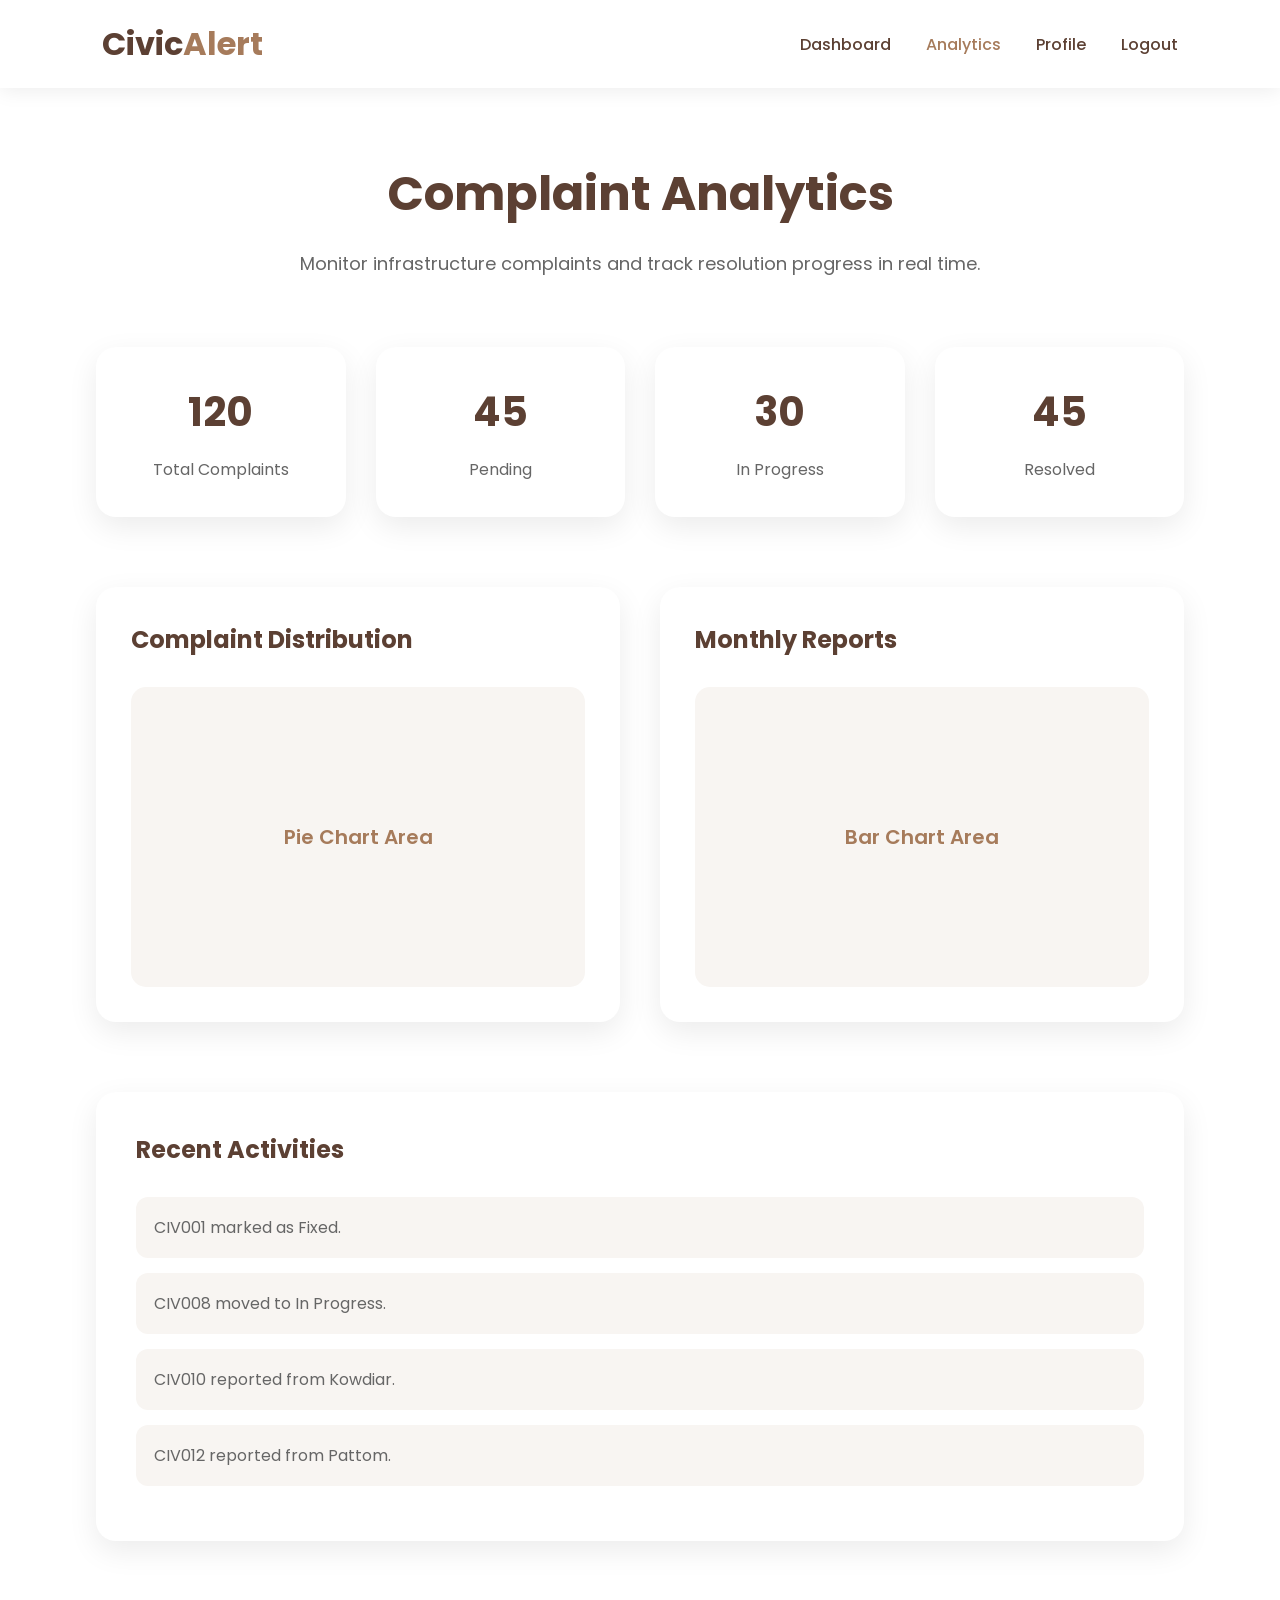
<file: analytics.html>
<!DOCTYPE html>
<html lang="en">
<head>
    <meta charset="UTF-8">
    <meta name="viewport" content="width=device-width, initial-scale=1.0">
    <title>CivicAlert | Analytics</title>

    <link href="https://fonts.googleapis.com/css2?family=Poppins:wght@300;400;500;600;700&display=swap" rel="stylesheet">

    <link rel="stylesheet" href="analytics.css">
</head>
<body>

    <!-- Navbar -->
    <nav class="navbar">

        <div class="logo">
            Civic<span>Alert</span>
        </div>

        <ul class="nav-links">
            <li><a href="dashboard.html">Dashboard</a></li>
            <li><a href="analytics.html" class="active">Analytics</a></li>
            <li><a href="profile.html">Profile</a></li>
            <li><a href="login.html">Logout</a></li>
        </ul>

    </nav>

    <!-- Header -->
    <section class="header">

        <h1>Complaint Analytics</h1>

        <p>
            Monitor infrastructure complaints and track
            resolution progress in real time.
        </p>

    </section>

    <!-- Statistics -->
    <section class="stats">

        <div class="card">
            <h2>120</h2>
            <p>Total Complaints</p>
        </div>

        <div class="card">
            <h2>45</h2>
            <p>Pending</p>
        </div>

        <div class="card">
            <h2>30</h2>
            <p>In Progress</p>
        </div>

        <div class="card">
            <h2>45</h2>
            <p>Resolved</p>
        </div>

    </section>

    <!-- Charts -->
    <section class="charts">

        <div class="chart-card">
            <h2>Complaint Distribution</h2>

            <div class="chart-box">
                Pie Chart Area
            </div>
        </div>

        <div class="chart-card">
            <h2>Monthly Reports</h2>

            <div class="chart-box">
                Bar Chart Area
            </div>
        </div>

    </section>

    <!-- Recent Activity -->
    <section class="activity">

        <div class="activity-card">

            <h2>Recent Activities</h2>

            <ul>
                <li>CIV001 marked as Fixed.</li>
                <li>CIV008 moved to In Progress.</li>
                <li>CIV010 reported from Kowdiar.</li>
                <li>CIV012 reported from Pattom.</li>
            </ul>

        </div>

    </section>

</body>
</html>
</file>
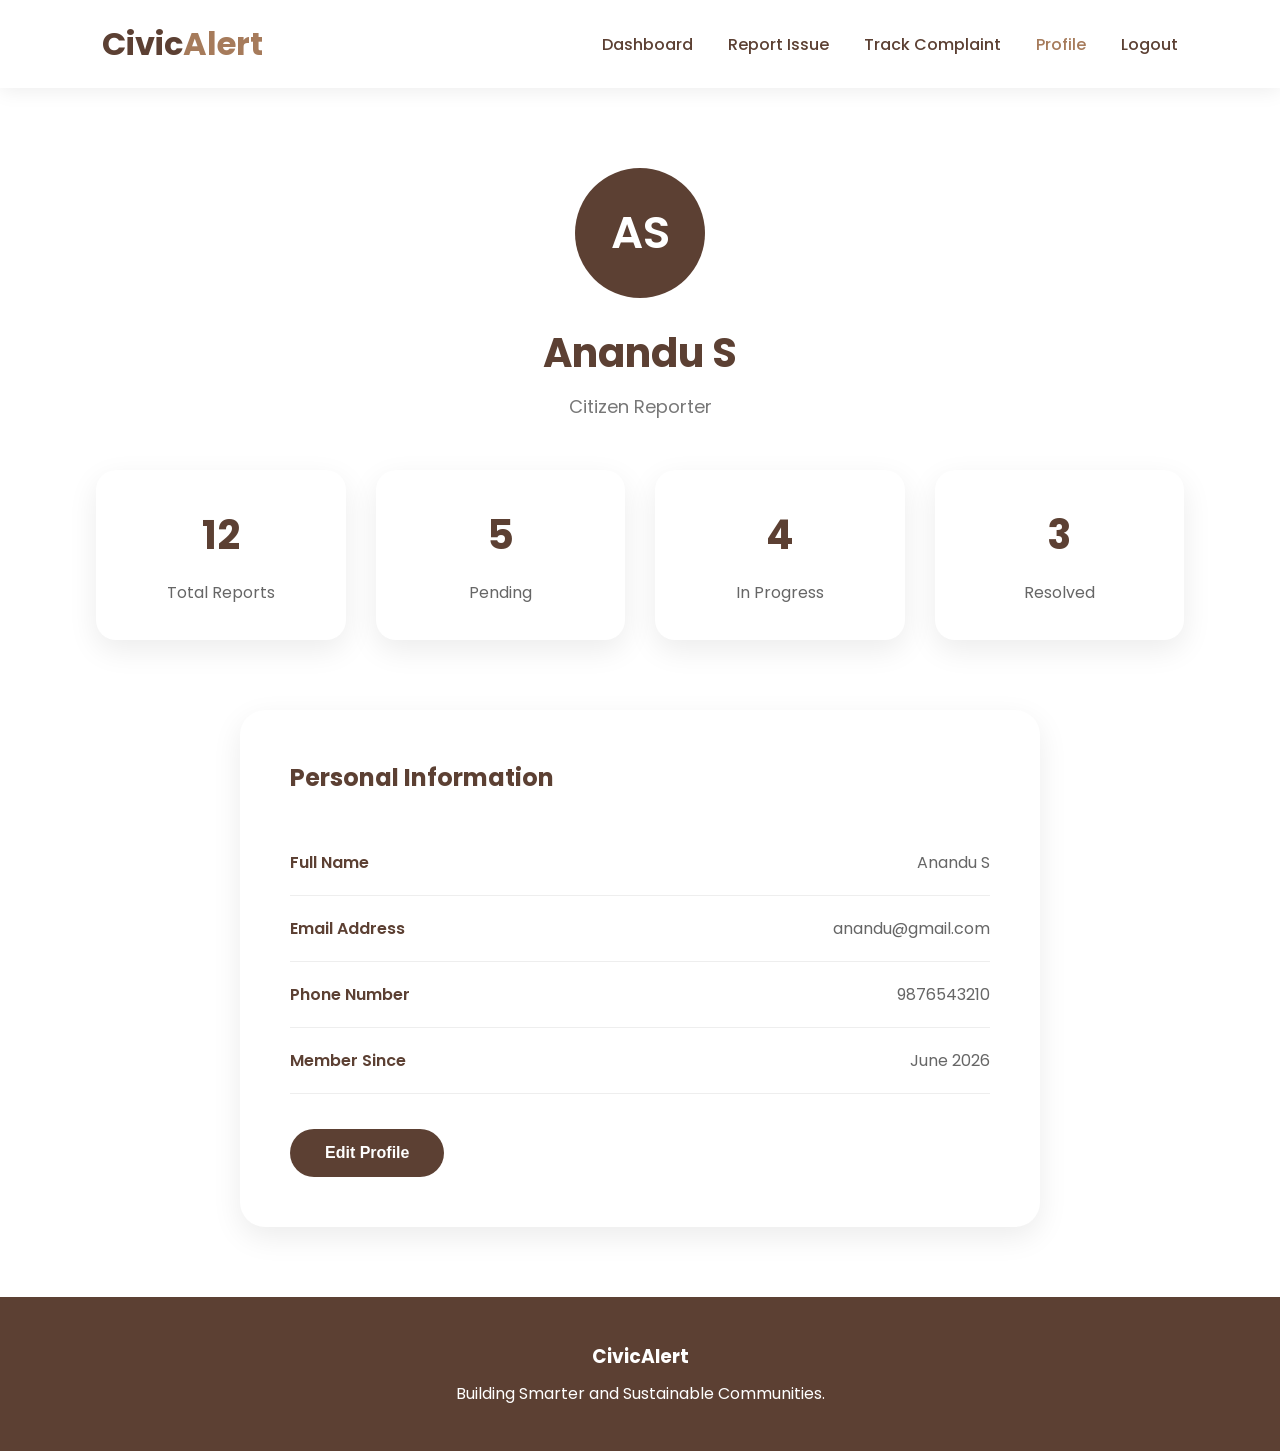
<file: profile.html>
<!DOCTYPE html>
<html lang="en">
<head>
    <meta charset="UTF-8">
    <meta name="viewport" content="width=device-width, initial-scale=1.0">
    <title>CivicAlert | Profile</title>

    <link href="https://fonts.googleapis.com/css2?family=Poppins:wght@300;400;500;600;700&display=swap" rel="stylesheet">

    <link rel="stylesheet" href="profile.css">
</head>
<body>

    <!-- Navbar -->
    <nav class="navbar">
        <div class="logo">
            Civic<span>Alert</span>
        </div>

        <ul class="nav-links">
            <li><a href="dashboard.html">Dashboard</a></li>
            <li><a href="report.html">Report Issue</a></li>
            <li><a href="track.html">Track Complaint</a></li>
            <li><a href="profile.html" class="active">Profile</a></li>
            <li><a href="login.html">Logout</a></li>
        </ul>
    </nav>

    <!-- Profile Header -->
    <section class="profile-header">

        <div class="profile-image">
            AS
        </div>

        <h1>Anandu S</h1>
        <p>Citizen Reporter</p>

    </section>

    <!-- Statistics -->
    <section class="stats">

        <div class="card">
            <h2>12</h2>
            <p>Total Reports</p>
        </div>

        <div class="card">
            <h2>5</h2>
            <p>Pending</p>
        </div>

        <div class="card">
            <h2>4</h2>
            <p>In Progress</p>
        </div>

        <div class="card">
            <h2>3</h2>
            <p>Resolved</p>
        </div>

    </section>

    <!-- Profile Details -->
    <section class="profile-section">

        <div class="profile-card">

            <h2>Personal Information</h2>

            <div class="detail">
                <span>Full Name</span>
                <p>Anandu S</p>
            </div>

            <div class="detail">
                <span>Email Address</span>
                <p>anandu@gmail.com</p>
            </div>

            <div class="detail">
                <span>Phone Number</span>
                <p>9876543210</p>
            </div>

            <div class="detail">
                <span>Member Since</span>
                <p>June 2026</p>
            </div>

            <button class="edit-btn">
                Edit Profile
            </button>

        </div>

    </section>

    <!-- Footer -->
    <footer>
        <h3>CivicAlert</h3>
        <p>Building Smarter and Sustainable Communities.</p>
    </footer>

</body>
</html>
</file>
<file: analytics.css>
*{
    margin:0;
    padding:0;
    box-sizing:border-box;
}

body{
    font-family:'Poppins',sans-serif;
    background:#ffffff;
    color:#333;
}

/* Navbar */

.navbar{
    width:100%;
    padding:20px 8%;
    display:flex;
    justify-content:space-between;
    align-items:center;
    background:#fff;
    box-shadow:0 2px 20px rgba(0,0,0,0.08);
}

.logo{
    font-size:32px;
    font-weight:700;
    color:#5C4033;
}

.logo span{
    color:#A67B5B;
}

.nav-links{
    display:flex;
    list-style:none;
}

.nav-links li{
    margin-left:35px;
}

.nav-links a{
    text-decoration:none;
    color:#5C4033;
    font-weight:500;
}

.nav-links a:hover,
.nav-links .active{
    color:#A67B5B;
}

/* Header */

.header{
    text-align:center;
    padding:70px 10%;
}

.header h1{
    font-size:48px;
    color:#5C4033;
    margin-bottom:20px;
}

.header p{
    color:#666;
    font-size:18px;
}

/* Statistics */

.stats{
    width:85%;
    margin:auto;
    display:grid;
    grid-template-columns:repeat(auto-fit,minmax(220px,1fr));
    gap:30px;
}

.card{
    background:#fff;
    padding:35px;
    text-align:center;
    border-radius:20px;
    box-shadow:0 10px 30px rgba(0,0,0,0.08);
}

.card h2{
    font-size:40px;
    color:#5C4033;
    margin-bottom:15px;
}

.card p{
    color:#666;
}

/* Charts */

.charts{
    width:85%;
    margin:70px auto;
    display:grid;
    grid-template-columns:1fr 1fr;
    gap:40px;
}

.chart-card{
    background:#fff;
    padding:35px;
    border-radius:20px;
    box-shadow:0 10px 30px rgba(0,0,0,0.08);
}

.chart-card h2{
    color:#5C4033;
    margin-bottom:30px;
}

.chart-box{
    height:300px;
    background:#f8f5f2;
    border-radius:15px;
    display:flex;
    justify-content:center;
    align-items:center;
    color:#A67B5B;
    font-size:20px;
    font-weight:600;
}

/* Activity */

.activity{
    width:85%;
    margin:0 auto 80px;
}

.activity-card{
    background:#fff;
    padding:40px;
    border-radius:20px;
    box-shadow:0 10px 30px rgba(0,0,0,0.08);
}

.activity-card h2{
    color:#5C4033;
    margin-bottom:30px;
}

.activity-card ul{
    list-style:none;
}

.activity-card li{
    padding:18px;
    margin-bottom:15px;
    background:#f8f5f2;
    border-radius:12px;
    color:#666;
}
</file>
<file: profile.css>
*{
    margin:0;
    padding:0;
    box-sizing:border-box;
}

body{
    font-family:'Poppins',sans-serif;
    background:#ffffff;
    color:#333;
}

/* Navbar */

.navbar{
    width:100%;
    padding:20px 8%;
    display:flex;
    justify-content:space-between;
    align-items:center;
    background:#ffffff;
    box-shadow:0 2px 20px rgba(0,0,0,0.08);
}

.logo{
    font-size:32px;
    font-weight:700;
    color:#5C4033;
}

.logo span{
    color:#A67B5B;
}

.nav-links{
    display:flex;
    list-style:none;
}

.nav-links li{
    margin-left:35px;
}

.nav-links a{
    text-decoration:none;
    color:#5C4033;
    font-weight:500;
}

.nav-links a:hover,
.nav-links .active{
    color:#A67B5B;
}

/* Profile Header */

.profile-header{
    text-align:center;
    padding:80px 10% 50px;
}

.profile-image{
    width:130px;
    height:130px;
    background:#5C4033;
    color:#fff;
    font-size:45px;
    font-weight:600;
    border-radius:50%;
    display:flex;
    justify-content:center;
    align-items:center;
    margin:0 auto 25px;
}

.profile-header h1{
    color:#5C4033;
    font-size:40px;
    margin-bottom:10px;
}

.profile-header p{
    color:#777;
    font-size:18px;
}

/* Statistics */

.stats{
    width:85%;
    margin:auto;
    display:grid;
    grid-template-columns:repeat(auto-fit,minmax(220px,1fr));
    gap:30px;
}

.card{
    background:#fff;
    padding:35px;
    text-align:center;
    border-radius:20px;
    box-shadow:0 10px 30px rgba(0,0,0,0.08);
}

.card h2{
    color:#5C4033;
    font-size:40px;
    margin-bottom:15px;
}

.card p{
    color:#666;
}

/* Profile Details */

.profile-section{
    display:flex;
    justify-content:center;
    padding:70px 10%;
}

.profile-card{
    width:800px;
    background:#fff;
    padding:50px;
    border-radius:25px;
    box-shadow:0 10px 30px rgba(0,0,0,0.08);
}

.profile-card h2{
    color:#5C4033;
    margin-bottom:35px;
}

.detail{
    display:flex;
    justify-content:space-between;
    padding:20px 0;
    border-bottom:1px solid #eeeeee;
}

.detail span{
    color:#5C4033;
    font-weight:600;
}

.detail p{
    color:#666;
}

.edit-btn{
    margin-top:35px;
    padding:15px 35px;
    background:#5C4033;
    color:#fff;
    border:none;
    border-radius:50px;
    cursor:pointer;
    font-size:16px;
    font-weight:600;
}

.edit-btn:hover{
    background:#A67B5B;
}

/* Footer */

footer{
    background:#5C4033;
    color:#fff;
    text-align:center;
    padding:45px;
}

footer h3{
    margin-bottom:10px;
}
</file>
